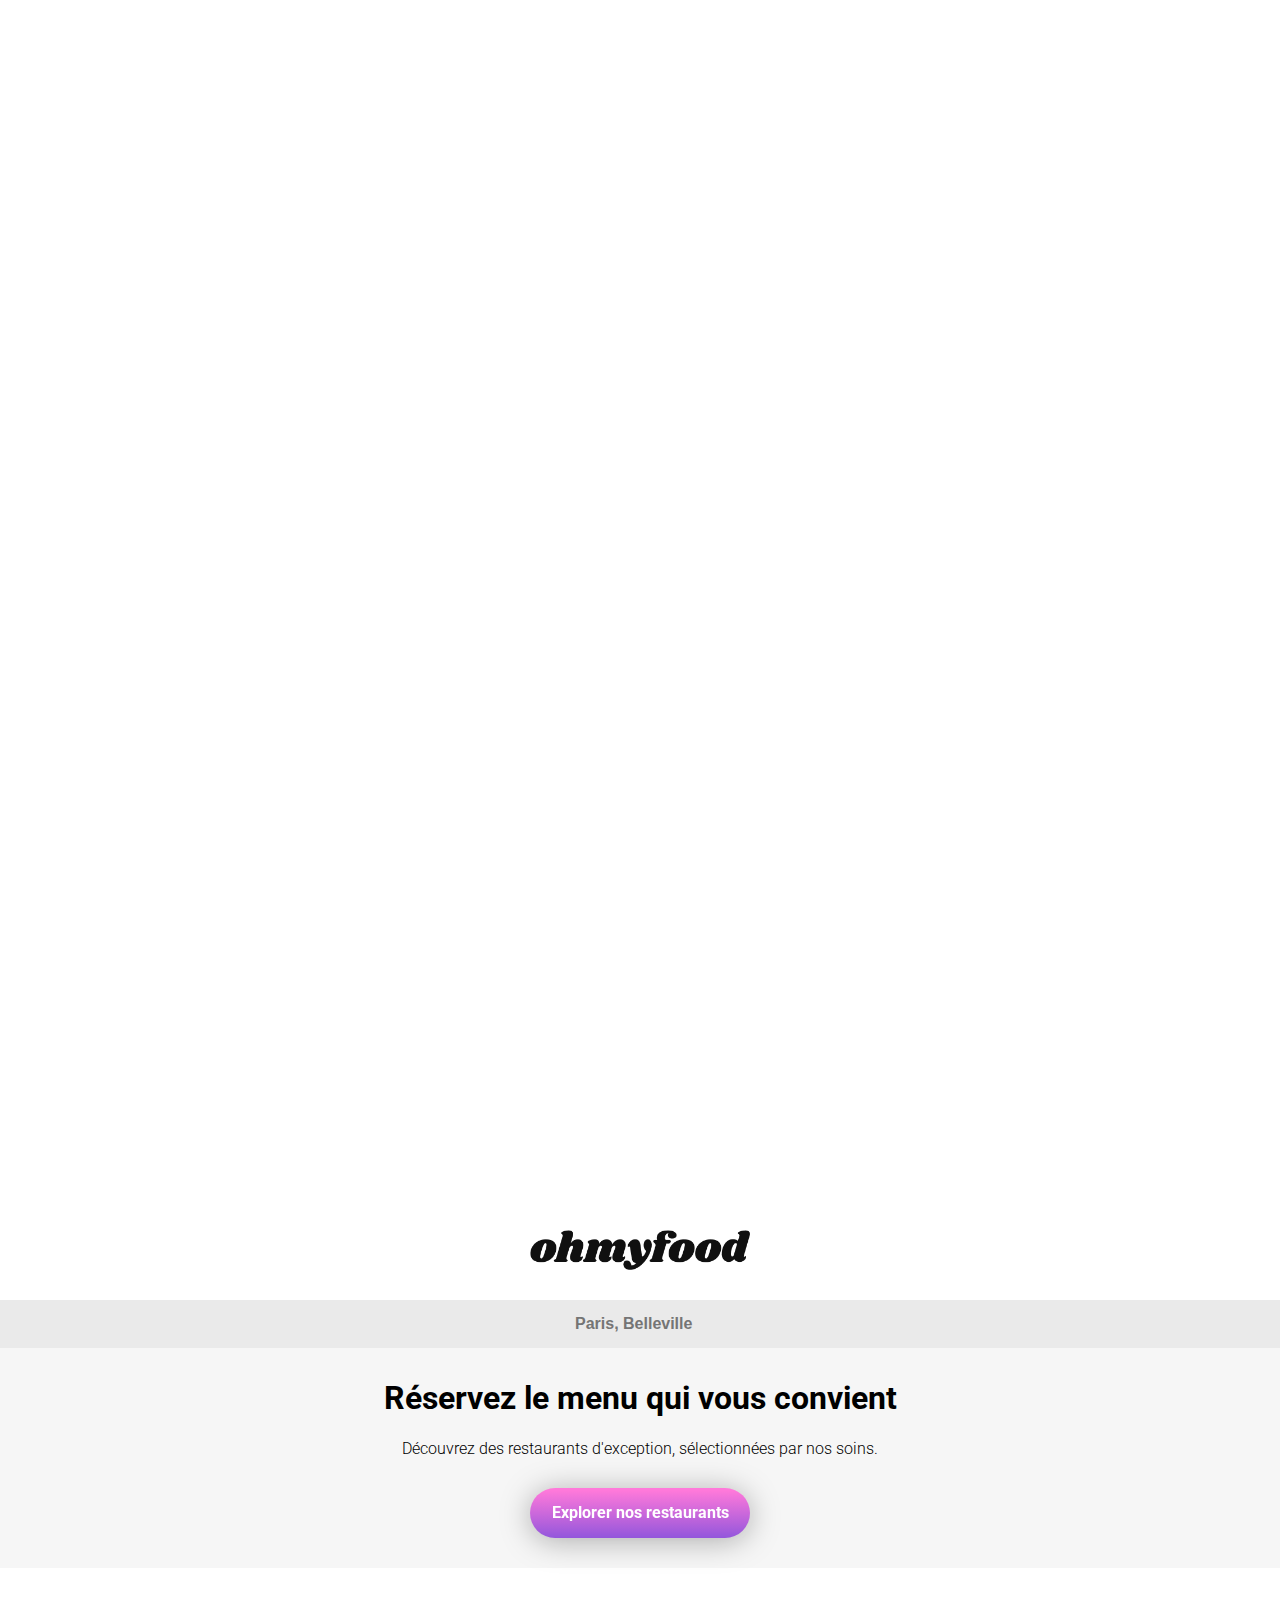
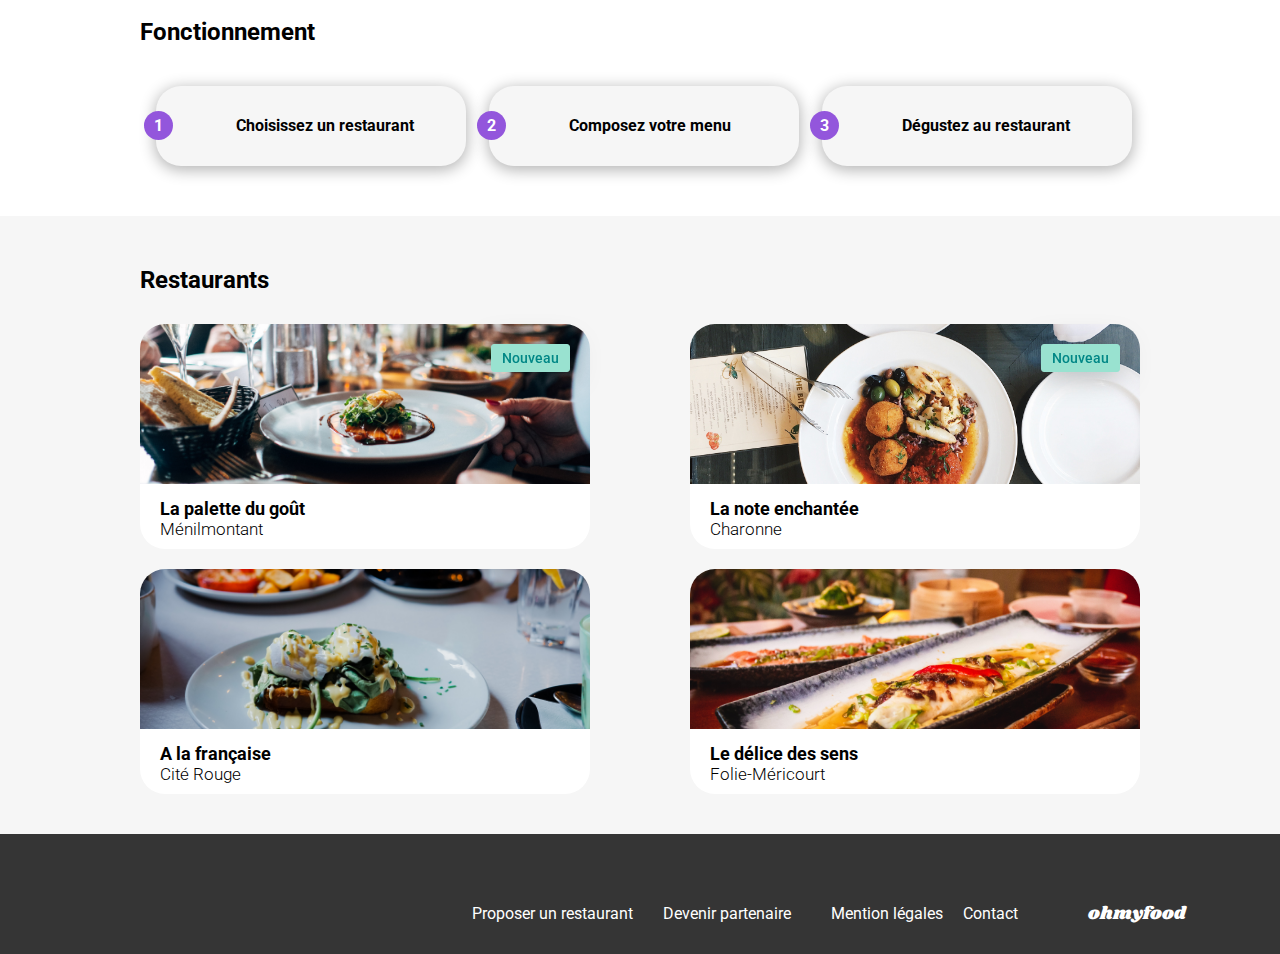
<file: index.html>
<!doctype html>
<html lang="fr">
    <head>
      <meta charset="utf-8">
      <meta name="viewport" content="width=device-width, initial-scale=1.0">
      <title>Ohmyfood</title>
      <link rel="stylesheet" href="css/style.css">
      <link rel="preconnect" href="https://fonts.googleapis.com">
      <link rel="preconnect" href="https://fonts.gstatic.com" crossorigin>
      <link href="https://fonts.googleapis.com/css2?family=Roboto:wght@100;300;400;500;700&family=Shrikhand&display=swap" rel="stylesheet">
      <link rel="stylesheet" href="https://cdnjs.cloudflare.com/ajax/libs/font-awesome/6.2.1/css/all.min.css"
          integrity="sha512-MV7K8+y+gLIBoVD59lQIYicR65iaqukzvf/nwasF0nqhPay5w/9lJmVM2hMDcnK1OnMGCdVK+iQrJ7lzPJQd1w=="
          crossorigin="anonymous" referrerpolicy="no-referrer"/>
    </head>
    <body>
        <div class="main-container">
          <div class="overlay">
            <div class="progress-flex">
              <div class="progress" id="barre1"></div>
            </div>
            <div class="ready">
              <h1>L'équipe d'ohmyfood vous souhaite un bon appétit</h1>
            </div>
          </div>
            <header>
                <div class="header-title">
                  <img src="image/logo/ohmyfood.png" alt="Image d'un plat du restaurant">
                </div>
                <form id="header-location">
                  <div class="header-location-flex">
                    <i class="fa-solid fa-location-dot"></i>
                    <input type="text"  placeholder= "Paris, Belleville"  maxlength="25">
                  </div>
                </form>
                <div class="header-infos">
                    <div class="header-infos-1">
                        <h1>Réservez le menu qui vous convient</h1>
                    </div>
                    <div class="header-infos-2">
                        <p>Découvrez des restaurants d'exception, sélectionnées par nos soins.</p>
                    </div>
                    <div class="btn-navigation">
                      <p>Explorer nos restaurants</p>
                    </div>
                </div>
            </header>
            <main>
                <div class="main-page">
                  <section class="fonctionnement">
                      <div class="fonctionnement-wrapper">
                        <h2>Fonctionnement</h2>
                        <div class="fonctionnement-flex">
                          <div class="fonctionnement-step">
                            <span>1</span>
                            <i class="fa-solid fa-mobile-screen-button fa-lg"></i>
                            <p>Choisissez un restaurant</p>
                          </div>
                          <div class="fonctionnement-step">
                            <span>2</span>
                            <i class="fa-solid fa-list-ul fa-lg"></i>
                            <p>Composez votre menu</p>
                          </div>
                          <div class="fonctionnement-step">
                            <span>3</span>
                            <i class="fa-solid fa-store fa-lg"></i>
                            <p>Dégustez au restaurant</p>
                          </div>
                        </div>
                      </div>
                  </section>
                  <section class="restaurants">
                    <div class="restaurant-wrapper">
                      <h2>Restaurants</h2>
                      <div class="restaurants-cards">
                          <a href="la_palette_du_gout.html">
                              <div class="card-content">
                                  <div class="new-label">Nouveau</div>
                                  <div class="card-img">
                                      <img src="image/restaurants/jay-wennington-N_Y88TWmGwA-unsplash.jpg" alt="Image d'un plat du restaurant">
                                  </div>
                                  <div class="card-infos">
                                        <div class="card-name">
                                            <p>La palette du goût</p>
                                            <span>Ménilmontant</span>
                                        </div>
                                           <div class="fav_on">
                                            <h2><i class="fa-regular fa-heart "></i><i class="fa-solid fa-heart "></i></h2>
                                          </div>
                                  </div>
                              </div>
                            </a>
                             <a href="la_note_enchantee.html">
                                <div class="card-content">
                                  <div class="new-label">Nouveau</div>
                                  <div class="card-img">
                                      <img src="image/restaurants/stil-u2Lp8tXIcjw-unsplash.jpg" alt="Image d'un plat du restaurant">
                                  </div>
                                  <div class="card-infos">
                                      <div class="card-name">
                                          <p>La note enchantée</p>
                                          <span>Charonne</span>
                                    </div>
                                    <div class="fav_on">
                                      <h2><i class="fa-regular fa-heart "></i><i class="fa-solid fa-heart "></i></h2>
                                    </div>
                                </div>
                              </div>
                        </a>
                        <a href="a_la_francaise.html">
                            <div class="card-content">
                              <div class="card-img">
                                  <img src="image/restaurants/toa-heftiba-DQKerTsQwi0-unsplash.jpg" alt="Image d'un plat du restaurant">
                              </div>
                              <div class="card-infos">
                                    <div class="card-name">
                                        <p>A la française</p>
                                        <span>Cité Rouge</span>
                                    </div>
                                    <div class="fav_on">
                                      <h2><i class="fa-regular fa-heart "></i><i class="fa-solid fa-heart "></i></h2>
                                    </div>
                              </div>
                          </div>
                        </a>
                        <a href="le_delice_des_sens.html">
                          <div class="card-content">
                            <div class="card-img">
                                <img src="image/restaurants/louis-hansel-shotsoflouis-qNBGVyOCY8Q-unsplash.jpg" alt="Image d'un plat du restaurant">
                            </div>
                            <div class="card-infos">
                                  <div class="card-name">
                                    <p>Le délice des sens</p>
                                    <span>Folie-Méricourt</span>
                                  </div>
                                  <div class="fav_on">
                                    <h2><i class="fa-regular fa-heart "></i><i class="fa-solid fa-heart "></i></h2>
                                  </div>
                            </div>
                          </div>
                        </a>
                      </div>
                    </div>
                  </section>

                </div>
            </main>
            <footer>
                <div class="footer-section">
                    <div class="footer-logo-mobile">
                      <h5>ohmyfood</h5>
                    </div>
                    <div class="footer-wrapper">
                      <div class="footer-link">
                        <i class="fa-solid fa-utensils"></i>
                        <p>Proposer un restaurant</p>
                      </div>
                      <div class="footer-link">
                        <i class="fa-solid fa-handshake-angle"></i>
                        <p>Devenir partenaire</p>
                      </div>
                      <div class="gap"></div>
                      <div class="footer-link">
                        <p>Mention légales</p>
                      </div>
                      <div class="footer-link">
                        <a href="mailto:ohmyfood@contact.com"><p>Contact</p></a>
                      </div>
                      <div class="footer-logo-desktop footer-link">
                        <h5>ohmyfood</h5>
                      </div>
                    </div>
                </div>
            </footer>
        </div>
    </body>
</html>
</file>
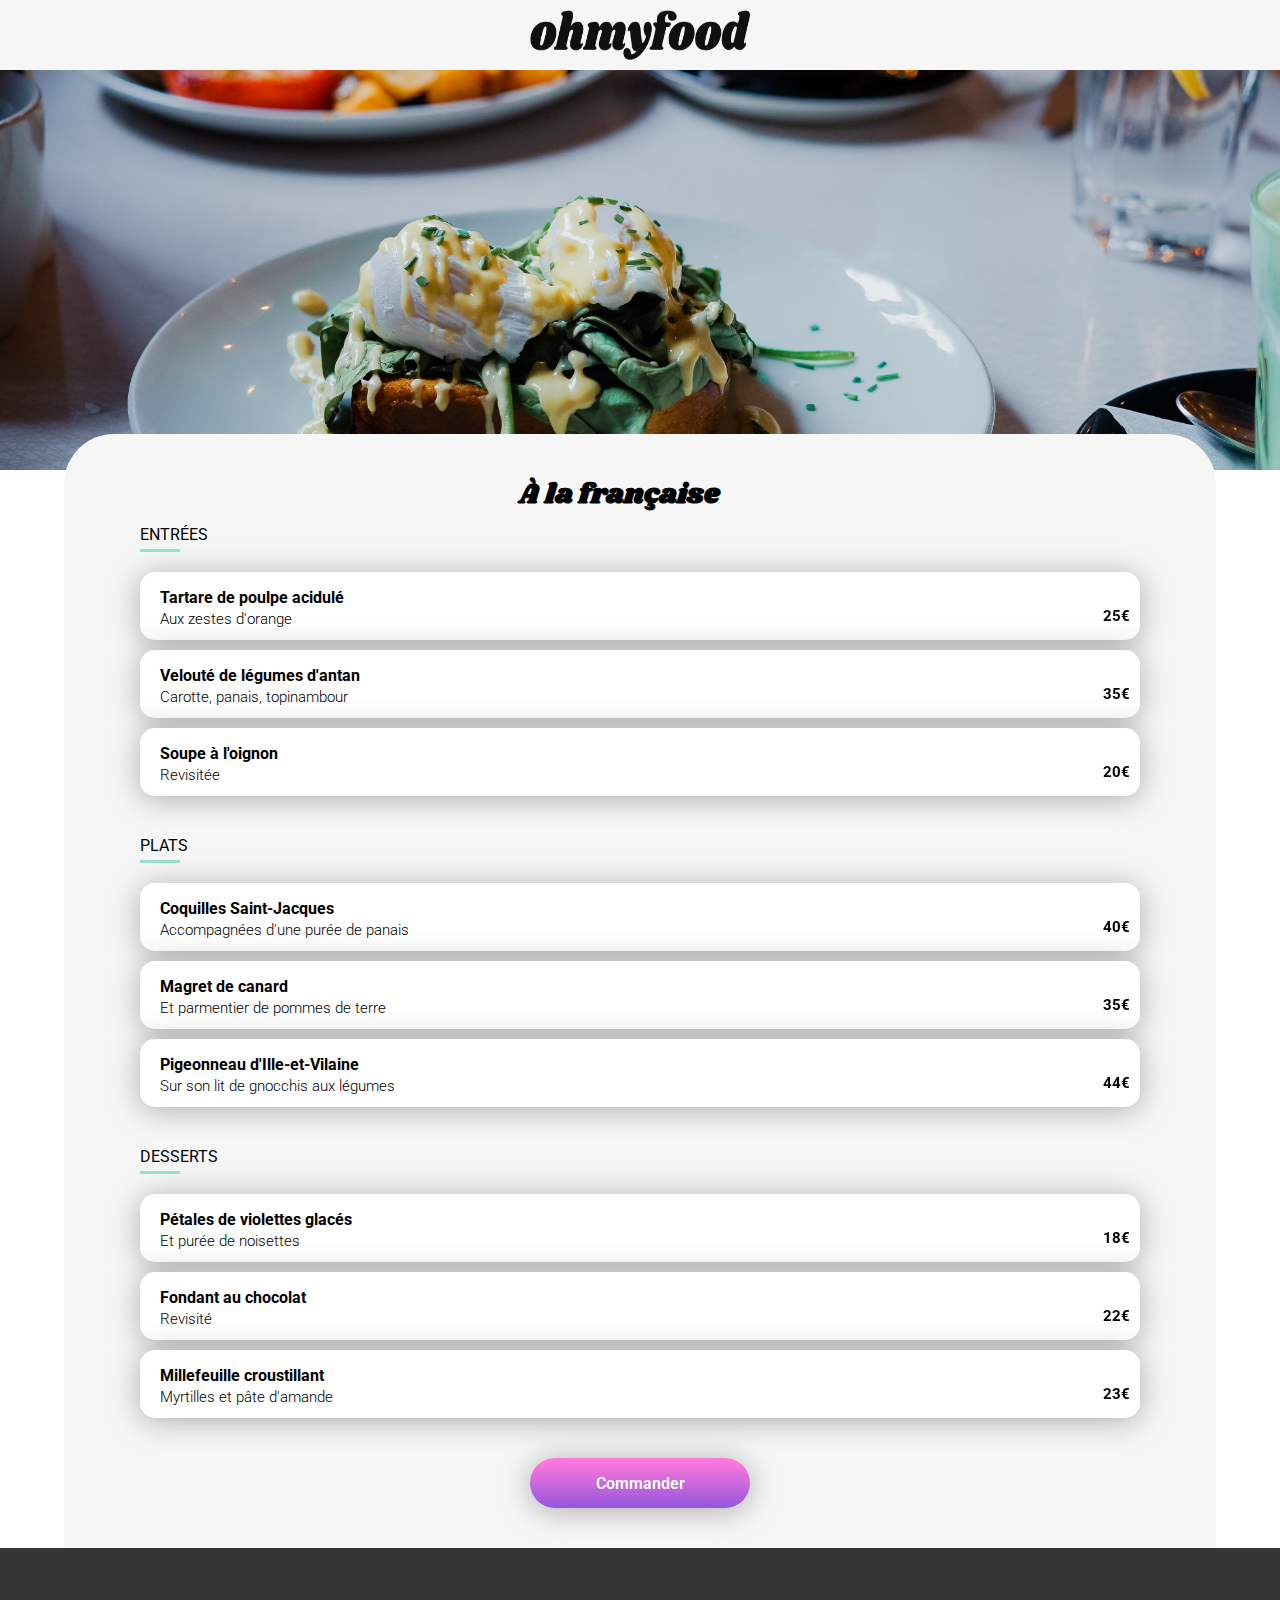
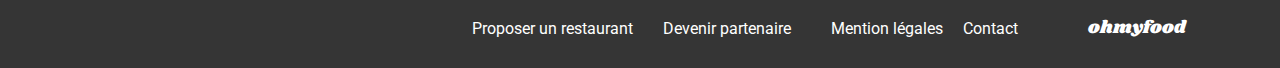
<file: a_la_francaise.html>
<!doctype html>
<html lang="fr">
  <head>
    <meta charset="utf-8">
    <meta name="viewport" content="width=device-width, initial-scale=1.0">
    <title>Ohmyfood</title>
    <link rel="stylesheet" href="css/style.css">
    <link rel="preconnect" href="https://fonts.googleapis.com">
    <link rel="preconnect" href="https://fonts.gstatic.com" crossorigin>
    <link href="https://fonts.googleapis.com/css2?family=Roboto:wght@100;300;400;500;700&family=Shrikhand&display=swap" rel="stylesheet">
    <link rel="stylesheet" href="https://cdnjs.cloudflare.com/ajax/libs/font-awesome/6.2.1/css/all.min.css"
        integrity="sha512-MV7K8+y+gLIBoVD59lQIYicR65iaqukzvf/nwasF0nqhPay5w/9lJmVM2hMDcnK1OnMGCdVK+iQrJ7lzPJQd1w=="
        crossorigin="anonymous" referrerpolicy="no-referrer"/>
  </head>
      <body>
          <div class="main-container">
          <header>
              <div class="header-title2">
                  <a href="index.html">
                      <i class="fa-solid fa-arrow-left fa-2xl"></i>
                  </a>
                  <img src="image/logo/ohmyfood.png" alt="Image d'un plat du restaurant">
              </div>
              <div class="header-img">
                <img src="image/restaurants/toa-heftiba-DQKerTsQwi0-unsplash.jpg" alt="Image d'un plat du restaurant">
              </div>
          </header>
          <main>
              <div class="page-restaurant">
                <div class="page-restaurant-title">
                  <h2>À la française</h2>
                  <div class="fav_on">
                    <h2><i class="fa-regular fa-heart "></i><i class="fa-solid fa-heart "></i></h2>
                  </div>
                </div>
                <div class="section-dish section-dish-entree">
                    <div class="section-dish-title">
                        <p>ENTRÉES</p>
                    </div>
                    <div class="dish-info">
                        <div class="dish-name">
                          <p>Tartare de poulpe acidulé</p>
                          <span>Aux zestes d'orange</span>
                        </div>
                        <div class="move">
                          <div class="price">
                            <p>25€</p>
                          </div>
                          <div class="cube">
                              <i class="fa-solid fa-circle-check"></i>
                          </div>
                        </div>
                    </div>
                    <div class="dish-info">
                        <div class="dish-name">
                          <p>Velouté de légumes d'antan</p>
                          <span>Carotte, panais, topinambour</span>
                        </div>
                        <div class="move">
                          <div class="price">
                            <p>35€</p>
                          </div>
                          <div class="cube">
                              <i class="fa-solid fa-circle-check"></i>
                          </div>
                        </div>
                    </div>
                    <div class="dish-info">
                      <div class="dish-name">
                        <p>Soupe à l'oignon</p>
                        <span>Revisitée</span>
                      </div>
                      <div class="move">
                        <div class="price">
                          <p>20€</p>
                        </div>
                        <div class="cube">
                            <i class="fa-solid fa-circle-check"></i>
                        </div>
                      </div>
                  </div>
                </div>
                <div class="section-dish section-dish-plat">
                  <div class="section-dish-title">
                      <p>PLATS</p>
                  </div>
                  <div class="dish-info">
                      <div class="dish-name">
                        <p>Coquilles Saint-Jacques</p>
                        <span>Accompagnées d'une purée de panais</span>
                      </div>
                      <div class="move">
                        <div class="price">
                          <p>40€</p>
                        </div>
                        <div class="cube">
                            <i class="fa-solid fa-circle-check"></i>
                        </div>
                      </div>
                  </div>
                  <div class="dish-info">
                      <div class="dish-name">
                        <p>Magret de canard</p>
                        <span>Et parmentier de pommes de terre</span>
                      </div>
                      <div class="move">
                        <div class="price">
                          <p>35€</p>
                        </div>
                        <div class="cube">
                            <i class="fa-solid fa-circle-check"></i>
                        </div>
                      </div>
                  </div>
                  <div class="dish-info">
                    <div class="dish-name">
                      <p>Pigeonneau d'Ille-et-Vilaine</p>
                      <span>Sur son lit de gnocchis aux légumes</span>
                    </div>
                    <div class="move">
                      <div class="price">
                        <p>44€</p>
                      </div>
                      <div class="cube">
                          <i class="fa-solid fa-circle-check"></i>
                      </div>
                    </div>
                </div>
              </div>
            <div class="section-dish section-dish-dessert">
                <div class="section-dish-title">
                    <p>DESSERTS</p>
                </div>
                <div class="dish-info">
                    <div class="dish-name">
                      <p>Pétales de violettes glacés</p>
                      <span>Et purée de noisettes</span>
                    </div>
                    <div class="move">
                      <div class="price">
                        <p>18€</p>
                      </div>
                      <div class="cube">
                          <i class="fa-solid fa-circle-check"></i>
                      </div>
                    </div>
                </div>
                <div class="dish-info">
                    <div class="dish-name">
                      <p>Fondant au chocolat</p>
                      <span>Revisité</span>
                    </div>
                    <div class="move">
                      <div class="price">
                        <p>22€</p>
                      </div>
                      <div class="cube">
                          <i class="fa-solid fa-circle-check"></i>
                      </div>
                    </div>
                </div>
                <div class="dish-info">
                  <div class="dish-name">
                    <p>Millefeuille croustillant</p>
                    <span>Myrtilles et pâte d'amande</span>
                  </div>
                  <div class="move">
                    <div class="price">
                      <p>23€</p>
                    </div>
                    <div class="cube">
                        <i class="fa-solid fa-circle-check"></i>
                    </div>
                  </div>
              </div>
            </div>
                <div class="btn-navigation">
                    <p>Commander</p>
                </div>
              </div>
          </main>
          <footer>
            <div class="footer-section">
                <div class="footer-logo-mobile">
                  <h5>ohmyfood</h5>
                </div>
                <div class="footer-wrapper">
                  <div class="footer-link">
                    <i class="fa-solid fa-utensils"></i>
                    <p>Proposer un restaurant</p>
                  </div>
                  <div class="footer-link">
                    <i class="fa-solid fa-handshake-angle"></i>
                    <p>Devenir partenaire</p>
                  </div>
                  <div class="gap"></div>
                  <div class="footer-link">
                    <p>Mention légales</p>
                  </div>
                  <div class="footer-link">
                    <a href="mailto:ohmyfood@contact.com"><p>Contact</p></a>
                  </div>
                  <div class="footer-logo-desktop footer-link">
                    <h5>ohmyfood</h5>
                  </div>
                </div>
            </div>
        </footer>
        </div>
    </body>
</html>
</file>
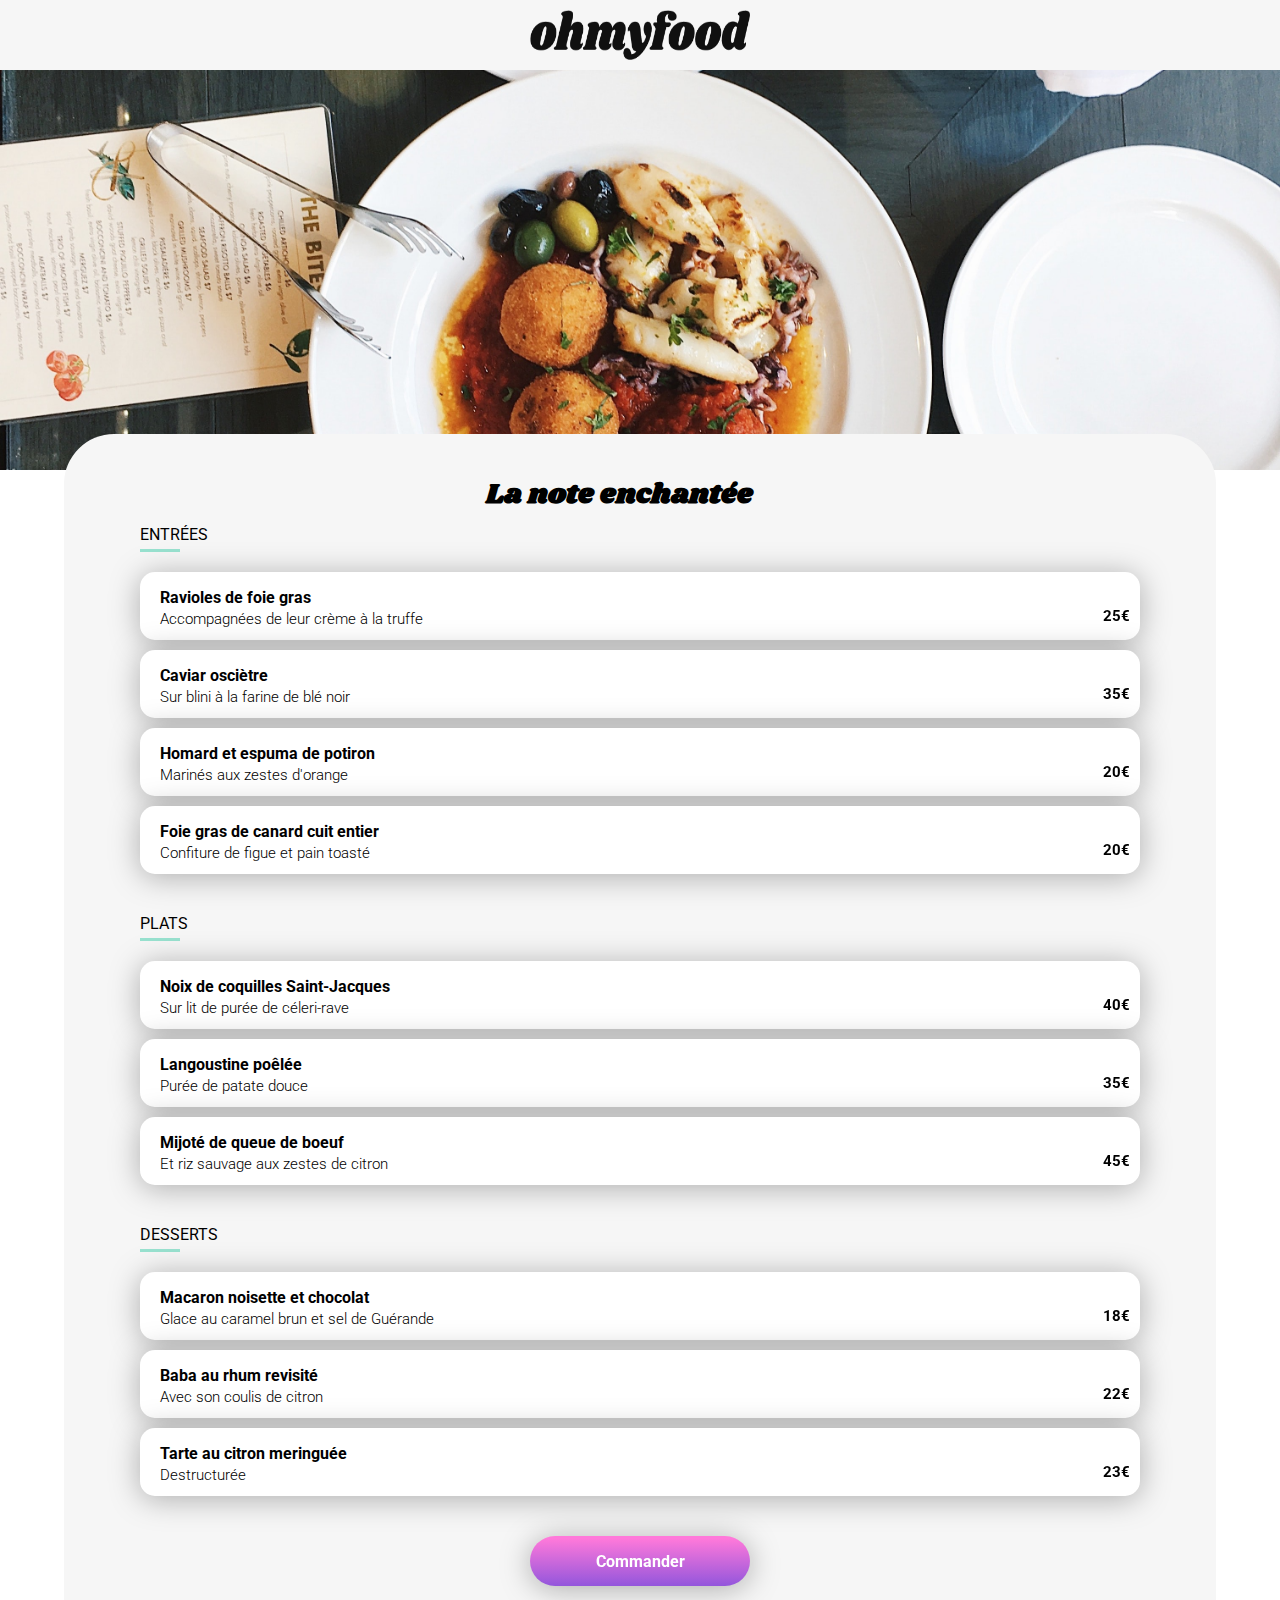
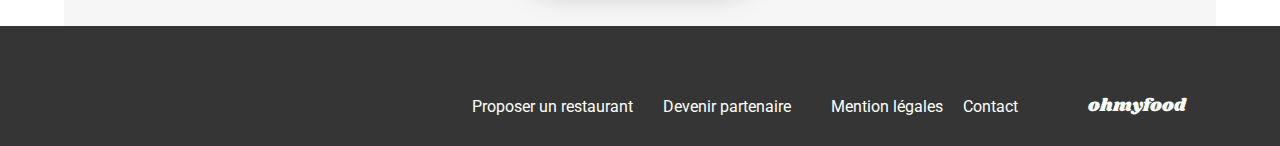
<file: la_note_enchantee.html>
<!doctype html>
<html lang="fr">
  <head>
    <meta charset="utf-8">
    <meta name="viewport" content="width=device-width, initial-scale=1.0">
    <title>Ohmyfood</title>
    <link rel="stylesheet" href="css/style.css">
    <link rel="preconnect" href="https://fonts.googleapis.com">
    <link rel="preconnect" href="https://fonts.gstatic.com" crossorigin>
    <link href="https://fonts.googleapis.com/css2?family=Roboto:wght@100;300;400;500;700&family=Shrikhand&display=swap" rel="stylesheet">
    <link rel="stylesheet" href="https://cdnjs.cloudflare.com/ajax/libs/font-awesome/6.2.1/css/all.min.css"
        integrity="sha512-MV7K8+y+gLIBoVD59lQIYicR65iaqukzvf/nwasF0nqhPay5w/9lJmVM2hMDcnK1OnMGCdVK+iQrJ7lzPJQd1w=="
        crossorigin="anonymous" referrerpolicy="no-referrer"/>
  </head>
      <body>
          <div class="main-container">
          <header>
              <div class="header-title2">
                  <a href="index.html">
                      <i class="fa-solid fa-arrow-left fa-2xl"></i>
                  </a>
                  <img src="image/logo/ohmyfood.png" alt="Image d'un plat du restaurant">
              </div>
              <div class="header-img">
                <img src="image/restaurants/stil-u2Lp8tXIcjw-unsplash.jpg" alt="Image d'un plat du restaurant">
              </div>
          </header>
          <main>
              <div class="page-restaurant">
                <div class="page-restaurant-title">
                  <h2>La note enchantée</h2>
                  <div class="fav_on">
                    <h2><i class="fa-regular fa-heart "></i><i class="fa-solid fa-heart "></i></h2>
                  </div>
                </div>
                <div class="section-dish section-dish-entree">
                    <div class="section-dish-title">
                        <p>ENTRÉES</p>
                    </div>
                    <div class="dish-info">
                        <div class="dish-name">
                          <p>Ravioles de foie gras</p>
                          <span>Accompagnées de leur crème à la truffe</span>
                        </div>
                        <div class="move">
                          <div class="price">
                            <p>25€</p>
                          </div>
                          <div class="cube">
                              <i class="fa-solid fa-circle-check"></i>
                          </div>
                        </div>
                    </div>
                    <div class="dish-info">
                        <div class="dish-name">
                          <p>Caviar osciètre</p>
                          <span>Sur blini à la farine de blé noir</span>
                        </div>
                        <div class="move">
                          <div class="price">
                            <p>35€</p>
                          </div>
                          <div class="cube">
                              <i class="fa-solid fa-circle-check"></i>
                          </div>
                        </div>
                    </div>
                    <div class="dish-info">
                      <div class="dish-name">
                        <p>Homard et espuma de potiron</p>
                        <span>Marinés aux zestes d'orange</span>
                      </div>
                      <div class="move">
                        <div class="price">
                          <p>20€</p>
                        </div>
                        <div class="cube">
                            <i class="fa-solid fa-circle-check"></i>
                        </div>
                      </div>
                  </div>
                  <div class="dish-info">
                    <div class="dish-name">
                      <p>Foie gras de canard cuit entier</p>
                      <span>Confiture de figue et pain toasté</span>
                    </div>
                      <div class="move">
                        <div class="price">
                          <p>20€</p>
                        </div>
                        <div class="cube">
                            <i class="fa-solid fa-circle-check"></i>
                        </div>
                      </div>
                  </div>
                </label>
                </div>
                <div class="section-dish section-dish-plat">
                  <div class="section-dish-title">
                      <p>PLATS</p>
                  </div>
                  <div class="dish-info">
                      <div class="dish-name">
                        <p>Noix de coquilles Saint-Jacques</p>
                        <span>Sur lit de purée de céleri-rave</span>
                      </div>
                      <div class="move">
                        <div class="price">
                          <p>40€</p>
                        </div>
                        <div class="cube">
                            <i class="fa-solid fa-circle-check"></i>
                        </div>
                      </div>
                  </div>
                  <div class="dish-info">
                      <div class="dish-name">
                        <p>Langoustine poêlée</p>
                        <span>Purée de patate douce</span>
                      </div>
                      <div class="move">
                        <div class="price">
                          <p>35€</p>
                        </div>
                        <div class="cube">
                            <i class="fa-solid fa-circle-check"></i>
                        </div>
                      </div>
                  </div>
                  <div class="dish-info">
                    <div class="dish-name">
                      <p>Mijoté de queue de boeuf</p>
                      <span>Et riz sauvage aux zestes de citron</span>
                    </div>
                    <div class="move">
                      <div class="price">
                        <p>45€</p>
                      </div>
                      <div class="cube">
                          <i class="fa-solid fa-circle-check"></i>
                      </div>
                    </div>
                </div>
              </div>
              <div class="section-dish section-dish-dessert">
                <div class="section-dish-title">
                    <p>DESSERTS</p>
                </div>
                <div class="dish-info">
                    <div class="dish-name">
                      <p>Macaron noisette et chocolat</p>
                      <span>Glace au caramel brun et sel de Guérande</span>
                    </div>
                    <div class="move">
                      <div class="price">
                        <p>18€</p>
                      </div>
                      <div class="cube">
                          <i class="fa-solid fa-circle-check"></i>
                      </div>
                    </div>
                </div>
                <div class="dish-info">
                    <div class="dish-name">
                      <p>Baba au rhum revisité</p>
                      <span>Avec son coulis de citron</span>
                    </div>
                    <div class="move">
                      <div class="price">
                        <p>22€</p>
                      </div>
                      <div class="cube">
                          <i class="fa-solid fa-circle-check"></i>
                      </div>
                    </div>
                </div>
                <div class="dish-info">
                  <div class="dish-name">
                    <p>Tarte au citron meringuée</p>
                    <span>Destructurée</span>
                  </div>
                  <div class="move">
                    <div class="price">
                      <p>23€</p>
                    </div>
                    <div class="cube">
                        <i class="fa-solid fa-circle-check"></i>
                    </div>
                  </div>
              </div>
              </div>
                <div class="btn-navigation">
                    <p>Commander</p>
                </div>
            </div>
          </main>
          <footer>
            <div class="footer-section">
                <div class="footer-logo-mobile">
                  <h5>ohmyfood</h5>
                </div>
                <div class="footer-wrapper">
                  <div class="footer-link">
                    <i class="fa-solid fa-utensils"></i>
                    <p>Proposer un restaurant</p>
                  </div>
                  <div class="footer-link">
                    <i class="fa-solid fa-handshake-angle"></i>
                    <p>Devenir partenaire</p>
                  </div>
                  <div class="gap"></div>
                  <div class="footer-link">
                    <p>Mention légales</p>
                  </div>
                  <div class="footer-link">
                    <a href="mailto:ohmyfood@contact.com"><p>Contact</p></a>
                  </div>
                  <div class="footer-logo-desktop footer-link">
                    <h5>ohmyfood</h5>
                  </div>
                </div>
            </div>
        </footer>
        </div>
    </body>
</html>
</file>
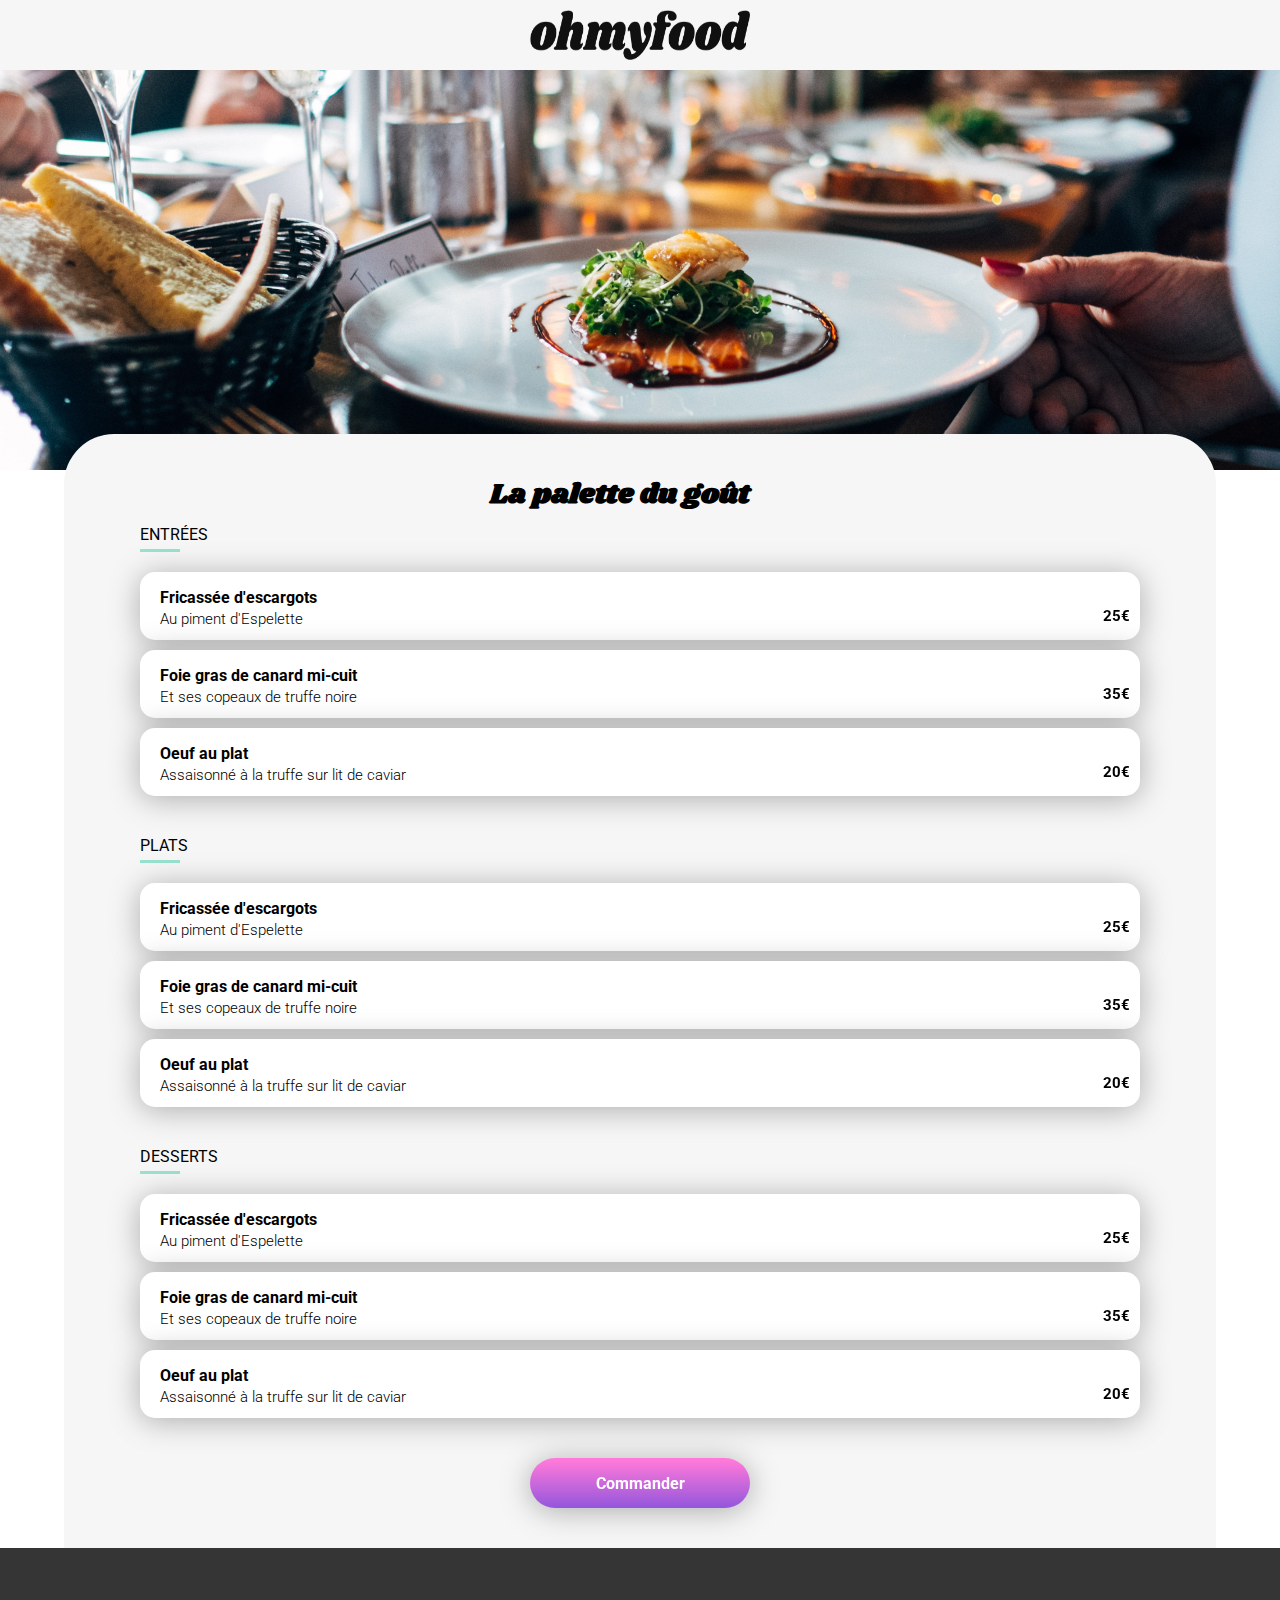
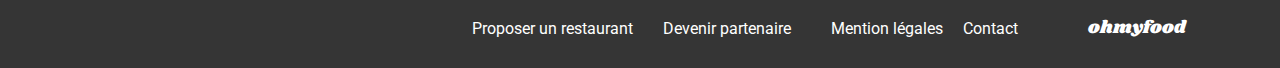
<file: la_palette_du_gout.html>
<!doctype html>
<html lang="fr">
  <head>
    <meta charset="utf-8">
    <meta name="viewport" content="width=device-width, initial-scale=1.0">
    <title>Ohmyfood</title>
    <link rel="stylesheet" href="css/style.css">
    <link rel="preconnect" href="https://fonts.googleapis.com">
    <link rel="preconnect" href="https://fonts.gstatic.com" crossorigin>
    <link href="https://fonts.googleapis.com/css2?family=Roboto:wght@100;300;400;500;700&family=Shrikhand&display=swap" rel="stylesheet">
    <link rel="stylesheet" href="https://cdnjs.cloudflare.com/ajax/libs/font-awesome/6.2.1/css/all.min.css"
        integrity="sha512-MV7K8+y+gLIBoVD59lQIYicR65iaqukzvf/nwasF0nqhPay5w/9lJmVM2hMDcnK1OnMGCdVK+iQrJ7lzPJQd1w=="
        crossorigin="anonymous" referrerpolicy="no-referrer"/>
  </head>
      <body>
          <div class="main-container">
          <header>
              <div class="header-title2">
                  <a href="index.html">
                      <i class="fa-solid fa-arrow-left fa-2xl"></i>
                  </a>
                  <img src="image/logo/ohmyfood.png" alt="Image d'un plat du restaurant">
              </div>
              <div class="header-img">
                <img src="image/restaurants/jay-wennington-N_Y88TWmGwA-unsplash.jpg" alt="Image d'un plat du restaurant">
              </div>
          </header>
          <main>
              <div class="page-restaurant">
                <div class="page-restaurant-title">
                  <h2>La palette du goût</h2>
                  <div class="fav_on">
                    <h2><i class="fa-regular fa-heart "></i><i class="fa-solid fa-heart "></i></h2>
                  </div>
                </div>
                <div class="section-dish section-dish-entree">
                    <div class="section-dish-title">
                        <p>ENTRÉES</p>
                    </div>
                    <div class="dish-info">
                        <div class="dish-name">
                          <p>Fricassée d'escargots</p>
                          <span>Au piment d'Espelette</span>
                        </div>
                        <div class="move">
                          <div class="price">
                            <p>25€</p>
                          </div>
                          <div class="cube">
                              <i class="fa-solid fa-circle-check"></i>
                          </div>
                        </div>
                    </div>
                    <div class="dish-info">
                        <div class="dish-name">
                          <p>Foie gras de canard mi-cuit</p>
                          <span>Et ses copeaux de truffe noire</span>
                        </div>
                        <div class="move">
                          <div class="price">
                            <p>35€</p>
                          </div>
                          <div class="cube">
                              <i class="fa-solid fa-circle-check"></i>
                          </div>
                        </div>
                    </div>
                    <div class="dish-info">
                      <div class="dish-name">
                        <p>Oeuf au plat</p>
                        <span>Assaisonné à la truffe sur lit de caviar</span>
                      </div>
                      <div class="move">
                        <div class="price">
                          <p>20€</p>
                        </div>
                        <div class="cube">
                            <i class="fa-solid fa-circle-check"></i>
                        </div>
                      </div>
                  </div>
                </div>
                <div class="section-dish section-dish-plat">
                  <div class="section-dish-title">
                      <p>PLATS</p>
                  </div>
                  <div class="dish-info">
                      <div class="dish-name">
                        <p>Fricassée d'escargots</p>
                        <span>Au piment d'Espelette</span>
                      </div>
                      <div class="move">
                        <div class="price">
                          <p>25€</p>
                        </div>
                        <div class="cube">
                            <i class="fa-solid fa-circle-check"></i>
                        </div>
                      </div>
                  </div>
                  <div class="dish-info">
                      <div class="dish-name">
                        <p>Foie gras de canard mi-cuit</p>
                        <span>Et ses copeaux de truffe noire</span>
                      </div>
                      <div class="move">
                        <div class="price">
                          <p>35€</p>
                        </div>
                        <div class="cube">
                            <i class="fa-solid fa-circle-check"></i>
                        </div>
                      </div>
                  </div>
                  <div class="dish-info">
                    <div class="dish-name">
                      <p>Oeuf au plat</p>
                      <span>Assaisonné à la truffe sur lit de caviar</span>
                    </div>
                    <div class="move">
                      <div class="price">
                        <p>20€</p>
                      </div>
                      <div class="cube">
                          <i class="fa-solid fa-circle-check"></i>
                      </div>
                    </div>
                </div>
              </div>
              <div class="section-dish section-dish-dessert">
                <div class="section-dish-title">
                    <p>DESSERTS</p>
                </div>
                <div class="dish-info">
                    <div class="dish-name">
                      <p>Fricassée d'escargots</p>
                      <span>Au piment d'Espelette</span>
                    </div>
                    <div class="move">
                      <div class="price">
                        <p>25€</p>
                      </div>
                      <div class="cube">
                          <i class="fa-solid fa-circle-check"></i>
                      </div>
                    </div>
                </div>
                <div class="dish-info">
                    <div class="dish-name">
                      <p>Foie gras de canard mi-cuit</p>
                      <span>Et ses copeaux de truffe noire</span>
                    </div>
                    <div class="move">
                      <div class="price">
                        <p>35€</p>
                      </div>
                      <div class="cube">
                          <i class="fa-solid fa-circle-check"></i>
                      </div>
                    </div>
                </div>
                <div class="dish-info">
                  <div class="dish-name">
                    <p>Oeuf au plat</p>
                    <span>Assaisonné à la truffe sur lit de caviar</span>
                  </div>
                  <div class="move">
                    <div class="price">
                      <p>20€</p>
                    </div>
                    <div class="cube">
                        <i class="fa-solid fa-circle-check"></i>
                    </div>
                  </div>
              </div>
            </div>
                <div class="btn-navigation">
                    <p>Commander</p>
                </div>
            </div>
          </main>
          <footer>
            <div class="footer-section">
                <div class="footer-logo-mobile">
                  <h5>ohmyfood</h5>
                </div>
                <div class="footer-wrapper">
                  <div class="footer-link">
                    <i class="fa-solid fa-utensils"></i>
                    <p>Proposer un restaurant</p>
                  </div>
                  <div class="footer-link">
                    <i class="fa-solid fa-handshake-angle"></i>
                    <p>Devenir partenaire</p>
                  </div>
                  <div class="gap"></div>
                  <div class="footer-link">
                    <p>Mention légales</p>
                  </div>
                  <div class="footer-link">
                    <a href="mailto:ohmyfood@contact.com"><p>Contact</p></a>
                  </div>
                  <div class="footer-logo-desktop footer-link">
                    <h5>ohmyfood</h5>
                  </div>
                </div>
            </div>
        </footer>
        </div>
    </body>
</html>
</file>
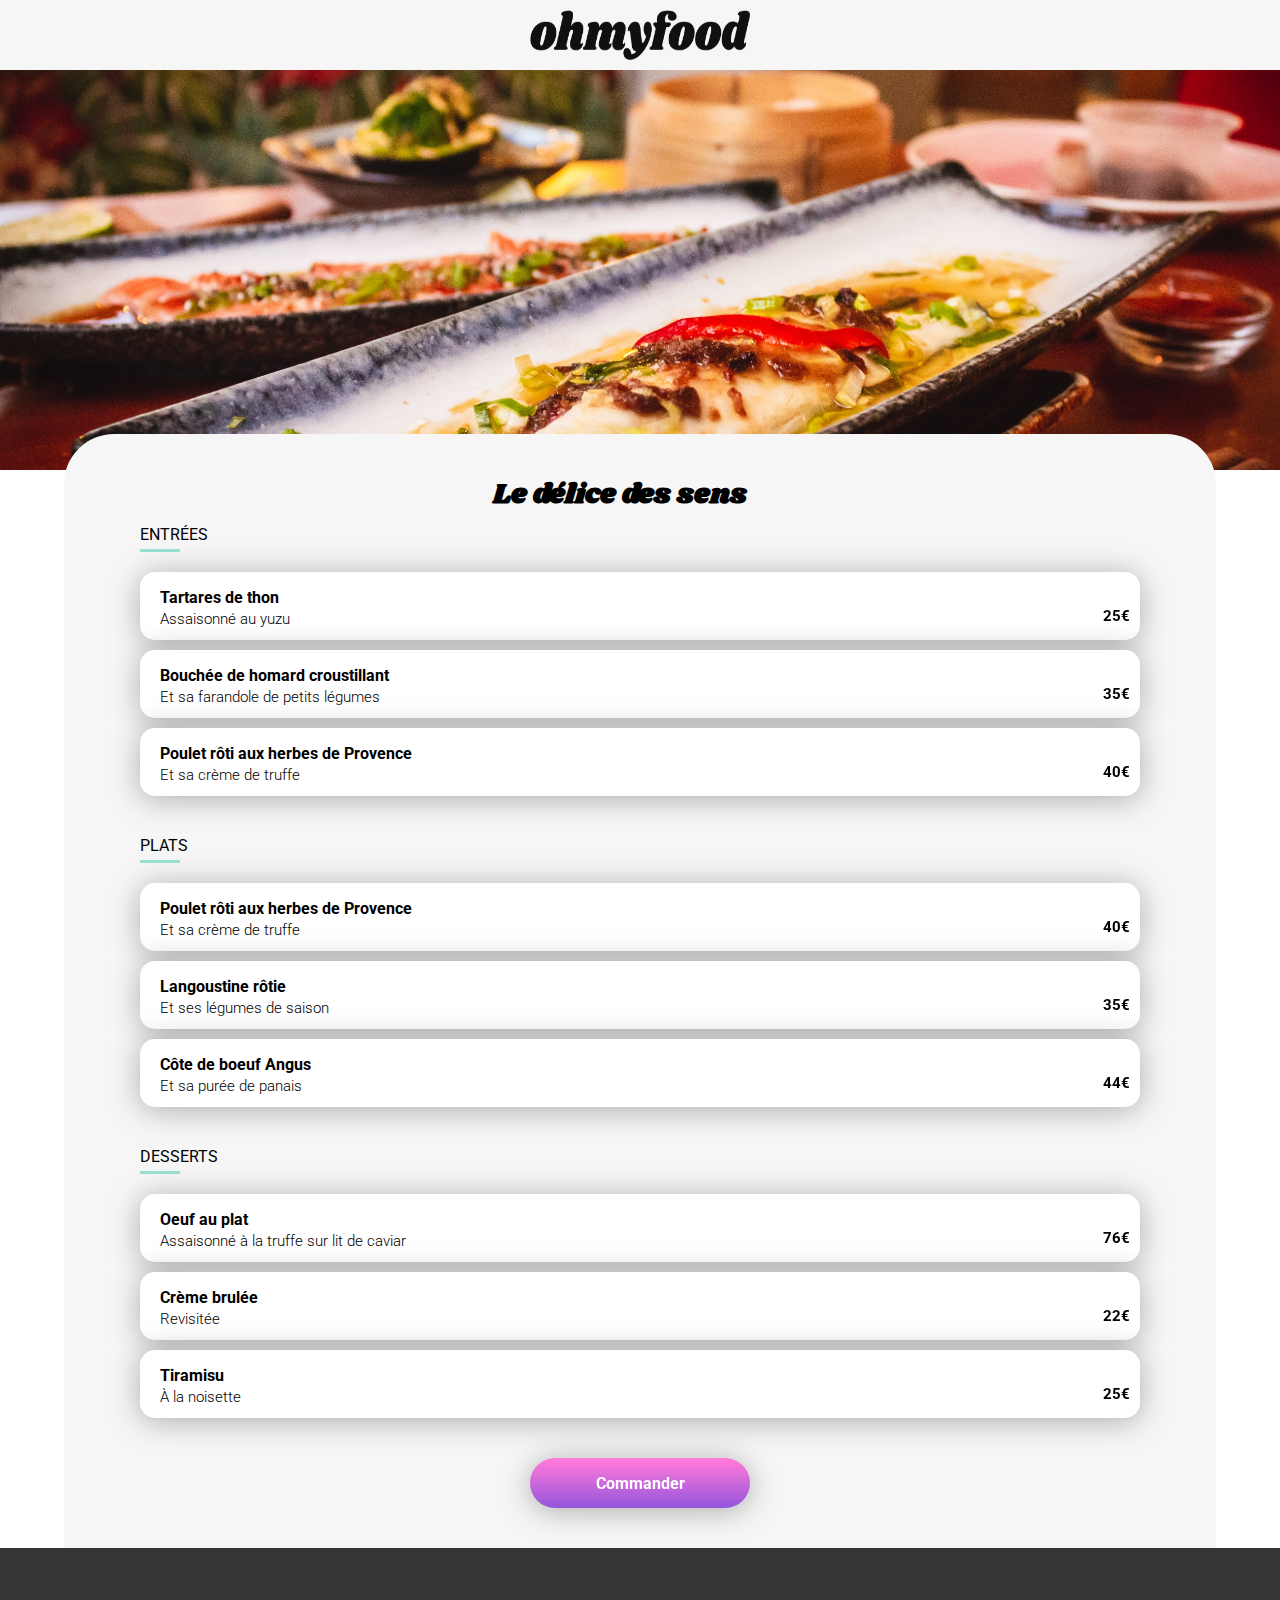
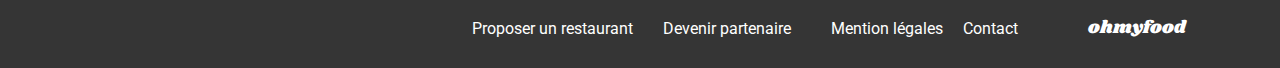
<file: le_delice_des_sens.html>
<!doctype html>
<html lang="fr">
  <head>
    <meta charset="utf-8">
    <meta name="viewport" content="width=device-width, initial-scale=1.0">
    <title>Ohmyfood</title>
    <link rel="stylesheet" href="css/style.css">
    <link rel="preconnect" href="https://fonts.googleapis.com">
    <link rel="preconnect" href="https://fonts.gstatic.com" crossorigin>
    <link href="https://fonts.googleapis.com/css2?family=Roboto:wght@100;300;400;500;700&family=Shrikhand&display=swap" rel="stylesheet">
    <link rel="stylesheet" href="https://cdnjs.cloudflare.com/ajax/libs/font-awesome/6.2.1/css/all.min.css"
        integrity="sha512-MV7K8+y+gLIBoVD59lQIYicR65iaqukzvf/nwasF0nqhPay5w/9lJmVM2hMDcnK1OnMGCdVK+iQrJ7lzPJQd1w=="
        crossorigin="anonymous" referrerpolicy="no-referrer"/>
  </head>
      <body>
          <div class="main-container">
          <header>
              <div class="header-title2">
                  <a href="index.html">
                      <i class="fa-solid fa-arrow-left fa-2xl"></i>
                  </a>
                  <img src="image/logo/ohmyfood.png" alt="Image d'un plat du restaurant">
              </div>
              <div class="header-img">
                <img src="image/restaurants/louis-hansel-shotsoflouis-qNBGVyOCY8Q-unsplash.jpg" alt="Image d'un plat du restaurant">
              </div>
          </header>
          <main>
              <div class="page-restaurant">
                <div class="page-restaurant-title">
                  <h2>Le délice des sens</h2>
                  <div class="fav_on">
                    <h2><i class="fa-regular fa-heart "></i><i class="fa-solid fa-heart "></i></h2>
                  </div>
                </div>
                <div class="section-dish section-dish-entree">
                    <div class="section-dish-title">
                        <p>ENTRÉES</p>
                    </div>
                    <div class="dish-info">
                        <div class="dish-name">
                          <p>Tartares de thon</p>
                          <span>Assaisonné au yuzu</span>
                        </div>
                        <div class="move">
                          <div class="price">
                            <p>25€</p>
                          </div>
                          <div class="cube">
                              <i class="fa-solid fa-circle-check"></i>
                          </div>
                        </div>
                    </div>
                    <div class="dish-info">
                        <div class="dish-name">
                          <p>Bouchée de homard croustillant</p>
                          <span>Et sa farandole de petits légumes</span>
                        </div>
                        <div class="move">
                          <div class="price">
                            <p>35€</p>
                          </div>
                          <div class="cube">
                              <i class="fa-solid fa-circle-check"></i>
                          </div>
                        </div>
                    </div>
                    <div class="dish-info">
                      <div class="dish-name">
                        <p>Poulet rôti aux herbes de Provence</p>
                        <span>Et sa crème de truffe</span>
                      </div>
                      <div class="move">
                        <div class="price">
                          <p>40€</p>
                        </div>
                        <div class="cube">
                            <i class="fa-solid fa-circle-check"></i>
                        </div>
                      </div>
                  </div>
                </div>
                <div class="section-dish section-dish-plat">
                  <div class="section-dish-title">
                      <p>PLATS</p>
                  </div>
                  <div class="dish-info">
                      <div class="dish-name">
                        <p>Poulet rôti aux herbes de Provence</p>
                        <span>Et sa crème de truffe</span>
                      </div>
                      <div class="move">
                        <div class="price">
                          <p>40€</p>
                        </div>
                        <div class="cube">
                            <i class="fa-solid fa-circle-check"></i>
                        </div>
                      </div>
                  </div>
                  <div class="dish-info">
                      <div class="dish-name">
                        <p>Langoustine rôtie</p>
                        <span>Et ses légumes de saison</span>
                      </div>
                      <div class="move">
                        <div class="price">
                          <p>35€</p>
                        </div>
                        <div class="cube">
                            <i class="fa-solid fa-circle-check"></i>
                        </div>
                      </div>
                  </div>
                  <div class="dish-info">
                    <div class="dish-name">
                      <p>Côte de boeuf Angus</p>
                      <span>Et sa purée de panais</span>
                    </div>
                    <div class="move">
                      <div class="price">
                        <p>44€</p>
                      </div>
                      <div class="cube">
                          <i class="fa-solid fa-circle-check"></i>
                      </div>
                    </div>
                </div>
              </label>
              </div>
              <div class="section-dish section-dish-dessert">
                <div class="section-dish-title">
                    <p>DESSERTS</p>
                </div>
                <div class="dish-info">
                    <div class="dish-name">
                      <p>Oeuf au plat</p>
                      <span>Assaisonné à la truffe sur lit de caviar</span>
                    </div>
                    <div class="move">
                      <div class="price">
                        <p>76€</p>
                      </div>
                      <div class="cube">
                          <i class="fa-solid fa-circle-check"></i>
                      </div>
                    </div>
                </div>
                <div class="dish-info">
                    <div class="dish-name">
                      <p>Crème brulée</p>
                    <span>Revisitée</span>
                    </div>
                    <div class="move">
                      <div class="price">
                        <p>22€</p>
                      </div>
                      <div class="cube">
                          <i class="fa-solid fa-circle-check"></i>
                      </div>
                    </div>
                </div>
                <div class="dish-info">
                  <div class="dish-name">
                    <p>Tiramisu</p>
                    <span>À la noisette</span>
                  </div>
                     <div class="move">
                          <div class="price">
                            <p>25€</p>
                          </div>
                          <div class="cube">
                              <i class="fa-solid fa-circle-check"></i>
                          </div>
                        </div>
                    </div>
            </div>
                <div class="btn-navigation">
                    <p>Commander</p>
                </div>
            </div>
          </main>
          <footer>
            <div class="footer-section">
                <div class="footer-logo-mobile">
                  <h5>ohmyfood</h5>
                </div>
                <div class="footer-wrapper">
                  <div class="footer-link">
                    <i class="fa-solid fa-utensils"></i>
                    <p>Proposer un restaurant</p>
                  </div>
                  <div class="footer-link">
                    <i class="fa-solid fa-handshake-angle"></i>
                    <p>Devenir partenaire</p>
                  </div>
                  <div class="gap"></div>
                  <div class="footer-link">
                    <p>Mention légales</p>
                  </div>
                  <div class="footer-link">
                    <a href="mailto:ohmyfood@contact.com"><p>Contact</p></a>
                  </div>
                  <div class="footer-logo-desktop footer-link">
                    <h5>ohmyfood</h5>
                  </div>
                </div>
            </div>
        </footer>
        </div>
    </body>
</html>
</file>
<file: css/style.css>
@charset "UTF-8";
/*     TEST condition en SASS
$width_dish-info : 800px;

@if ($width_dish-info < 360px) {

  .dish-info {
    &:hover {
      .dish-name {
        p {
          text-overflow: ellipsis;
          overflow: hidden;
          white-space: nowrap;
          width: 150px;
        }
        span {
          text-overflow: ellipsis;
          overflow: hidden;
          white-space: nowrap;
          width: 150px;
        }
      }
    }
  }
}
@else {
  .dish-info {
    &:hover {
      .dish-name {
        p {
          text-overflow: ellipsis;
          overflow: visible;
          white-space: nowrap;

        }
        span {
          text-overflow: ellipsis;
          overflow: visible;
          white-space: nowrap;

        }
      }
    }
  }
}
*/
h4, h5 {
  font-family: "Shrikhand", cursive;
}

h1, h2, h3, p, span {
  font-family: "Roboto", sans-serif;
}

.overlay {
  display: flex;
  flex-direction: column;
  align-items: center;
  margin: 0;
  border: 1px solid #008786;
  background: linear-gradient(90deg, rgb(255, 121, 218) 35%, rgb(147, 86, 220) 100%);
  height: 1200px;
  animation: fadeinout 3s linear forwards;
  opacity: 0;
  border-bottom-left-radius: 30px;
  border-bottom-right-radius: 30px;
}

@keyframes fadeinout {
  50% {
    opacity: 1;
  }
  99% {
    opacity: 0;
    height: 300px;
  }
  100% {
    height: 0px;
  }
}
.ready {
  text-align: center;
  color: white;
  border: 2px solid white;
  border-radius: 50px;
  padding: 5px 10px;
  margin: 40px 20px;
  background: linear-gradient(90deg, rgb(255, 121, 218) 35%, rgb(147, 86, 220) 100%);
}

.progress {
  width: 40%;
  height: 30px;
  margin: 10px 10px;
  border: 3px solid black;
  border-radius: 50px;
  overflow: hidden;
  background: linear-gradient(90deg, rgb(255, 121, 218) 35%, rgb(147, 86, 220) 100%) left/0% 100% no-repeat #dbdcef;
}

@keyframes progress-barre {
  100% {
    background-size: 100% 100%;
  }
}
.progress-flex {
  display: flex;
  align-items: center;
  align-items: center;
  justify-content: space-around;
  width: 300px;
  padding-top: 40px;
  overflow: hidden;
}
.progress-flex p {
  width: 30%;
  text-align: right;
  color: white;
  font-size: 18px;
  font-weight: bold;
}
.progress-flex #barre1 {
  animation: progress-barre 2s forwards linear;
}

.fav_on h2 {
  position: relative;
  bottom: 20px;
  left: -25px;
}
.fav_on h2 i.fa-heart:nth-child(1) {
  z-index: 1;
  transition: opacity 1s linear;
  opacity: 1;
  position: absolute;
  bottom: -20px;
}
.fav_on h2 i.fa-heart:nth-child(2) {
  opacity: 0;
  transition: opacity 1s linear;
  z-index: 2;
  position: absolute;
  bottom: -20px;
  background: linear-gradient(180deg, rgb(147, 86, 220) 5%, rgb(255, 121, 218) 100%);
  -webkit-background-clip: text;
          background-clip: text;
  -webkit-text-fill-color: transparent;
}
.fav_on h2:hover i.fa-heart:nth-child(1) {
  opacity: 0;
}
.fav_on h2:hover i.fa-heart:nth-child(2) {
  display: inline-block;
  opacity: 1;
  background: linear-gradient(180deg, rgb(147, 86, 220) 5%, rgb(255, 121, 218) 100%);
  -webkit-background-clip: text;
          background-clip: text;
  -webkit-text-fill-color: transparent;
}

.btn-navigation {
  display: flex;
  align-items: center;
  justify-content: center;
  width: 250px;
  align-items: center;
  border-radius: 25px;
  height: 50px;
  color: white;
  min-width: 150px;
  max-width: 220px;
  text-align: center;
  margin: 30px auto 20px auto;
  font-weight: bold;
  filter: drop-shadow(0px 3px 15px rgba(0, 0, 0, 0.3));
  transition: box-shadow 1s ease;
  background-image: linear-gradient(180deg, rgb(255, 121, 218) 5%, rgb(147, 86, 220) 100%);
}
.btn-navigation p {
  margin: 0;
}
.btn-navigation:hover {
  background-image: linear-gradient(180deg, rgb(255, 173, 232) 5%, rgb(180, 142, 227) 100%);
  box-shadow: 0px 3px 15px 1px rgba(0, 0, 0, 0.3);
}

.section-dish-entree {
  animation: appear-resto 3s forwards ease-in-out;
}

.section-dish-plat {
  animation: appear-resto 6s forwards ease-in-out;
}

.section-dish-dessert {
  animation: appear-resto 9s forwards ease-in-out;
}

@keyframes appear-resto {
  from {
    opacity: 0;
  }
  to {
    opacity: 1;
  }
}
/*     TEST condition en SASS
$width_dish-info : 800px;

@if ($width_dish-info < 360px) {

  .dish-info {
    &:hover {
      .dish-name {
        p {
          text-overflow: ellipsis;
          overflow: hidden;
          white-space: nowrap;
          width: 150px;
        }
        span {
          text-overflow: ellipsis;
          overflow: hidden;
          white-space: nowrap;
          width: 150px;
        }
      }
    }
  }
}
@else {
  .dish-info {
    &:hover {
      .dish-name {
        p {
          text-overflow: ellipsis;
          overflow: visible;
          white-space: nowrap;

        }
        span {
          text-overflow: ellipsis;
          overflow: visible;
          white-space: nowrap;

        }
      }
    }
  }
}
*/
h4, h5 {
  font-family: "Shrikhand", cursive;
}

h1, h2, h3, p, span {
  font-family: "Roboto", sans-serif;
}

/* ------------ Structure générale -------------- */
html {
  overflow-x: hidden;
}

body {
  padding: 0;
  margin: 0;
}

.fa-solid {
  padding-right: 20px;
}

.main-container {
  max-width: 100%;
  margin: 0 auto;
}

/*----------------HEADER MOBILE------------------*/
.header-title {
  padding: 20px 0;
  background: white;
  text-align: center;
  display: flex;
  align-items: center;
  justify-content: center;
}
.header-title img {
  width: 200px;
  height: 30px;
}
.header-title h1 {
  margin: 0 auto;
}

/*----------HEADER MOBILE--INPUT LOCALISATION---------*/
#header-location {
  display: flex;
  align-items: center;
  justify-content: center;
  background: rgb(234, 234, 234);
}
#header-location .header-location-flex {
  display: flex;
  align-items: center;
  justify-content: center;
  justify-content: center;
}

.header-location-flex input {
  padding: 15px 0px;
  margin: 0;
  font-weight: bolder;
  font-size: 16px;
  outline: none;
  border: none;
  background: #EAEAEA;
  text-align: left;
  width: 150px;
}

.header-infos {
  background: #f6f6f6;
  padding: 30px 20px 50px 20px;
}

.header-infos-1 {
  font-weight: bold;
  padding: 0 40px;
  text-align: center;
}
.header-infos-1 p {
  margin: 10px auto;
}

.header-infos-2 {
  font-weight: 300;
  text-align: center;
}
.header-infos-2 p {
  margin: 0 auto;
}

/**************  MAIN  **************/
/****** Fonctionnement *******/
.fonctionnement {
  padding: 50px 20px;
  background: white;
}

.fonctionnement > p {
  font-weight: bold;
  font-size: 26px;
  padding: 0 0 20px 0;
  margin: 0 0;
  text-align: left;
}

.fonctionnement-step {
  display: flex;
  align-items: center;
  width: 97%;
  height: 40px;
  background: #f6f6f6;
  border-radius: 25px;
  padding: 20px 0px;
  margin: 20px auto;
  font-weight: bold;
  font-size: 16px;
  position: relative;
  left: 4px;
  box-shadow: 0px 3px 15px 1px rgba(0, 0, 0, 0.3);
}
.fonctionnement-step span {
  padding: 5px 10px;
  margin-right: 20px;
  border-radius: 50px;
  color: white;
  background: rgb(147, 86, 220);
  position: absolute;
  left: -12px;
}
.fonctionnement-step i {
  position: absolute;
  left: 40px;
}
.fonctionnement-step p {
  position: absolute;
  left: 80px;
}
.fonctionnement-step:hover i {
  color: rgb(147, 86, 220);
}

/******** Restaurants ********/
.restaurants {
  padding: 50px 20px;
  background: #f6f6f6;
}
.restaurants a {
  text-decoration: none;
  color: black;
}

.restaurants p {
  font-weight: bold;
  font-size: 26px;
  padding: 0 0 20px 0;
  margin: 0 0;
  text-align: left;
}

.page-restaurant-title {
  display: flex;
  align-items: center;
  justify-content: center;
  justify-content: space-between;
  align-items: center;
  margin: 0 auto;
  position: relative;
}
.page-restaurant-title .fav_on h2 {
  position: relative;
  left: -30px;
  bottom: 5px;
}
.page-restaurant-title h2 {
  font-family: "Shrikhand", cursive;
  padding-right: 40px;
}

.card-content {
  border-radius: 25px;
  background: white;
  margin: 0 0 20px 0;
  text-decoration: none;
  border-top-right-radius: 25px;
  border-top-left-radius: 25px;
  position: relative;
}
.card-content .new-label {
  color: #008786;
  background: #99e2d0;
  font-family: "Roboto", sans-serif;
  padding: 5px 10px;
  border: 1px solid #99e2d0;
  text-align: center;
  border-radius: 3px;
  font-weight: 500;
  font-size: 14px;
  position: absolute;
  top: 20px;
  right: 20px;
  filter: drop-shadow(0px 3px 15px rgba(0, 0, 0, 0.3));
}

.card-img img {
  width: 100%;
  height: 200px;
  -o-object-fit: cover;
     object-fit: cover;
  border-top-right-radius: 25px;
  border-top-left-radius: 25px;
}

.card-infos {
  display: flex;
  align-items: center;
  justify-content: space-between;
  padding: 15px 20px;
  position: relative;
}

.card-name p {
  font-size: 18px;
  font-weight: 700;
  margin: 0;
  padding: 0;
}
.card-name span {
  font-size: 17px;
  font-weight: 300;
  text-align: left;
}

/******** Page de restaurant *********/
.header-title2 {
  padding: 10px 0;
  background: #f6f6f6;
  display: flex;
  align-items: center;
  justify-content: center;
  flex-direction: row;
}
.header-title2 img {
  width: 220px;
  height: 50px;
}
.header-title2 h1 {
  margin: 0 auto;
}
.header-title2 .fa-arrow-left {
  position: absolute;
  left: 20px;
}

.header-img {
  overflow: hidden;
  width: 100%;
}
.header-img img {
  width: 100%;
  max-height: 300px;
}

.page-restaurant {
  padding: 40px 20px 20px 20px;
  margin-top: -60px;
  background: #f6f6f6;
  position: relative;
  border-top-left-radius: 50px;
  border-top-right-radius: 50px;
}
.page-restaurant h2 {
  margin: 0;
  font-size: 28px;
}

.section-dish {
  margin-bottom: 40px;
}

.section-dish-title {
  border-bottom: 3px solid rgb(153, 226, 208);
  padding-bottom: 0px;
  width: 40px;
  margin-bottom: 20px;
}
.section-dish-title p {
  margin: 10px 0 5px 0;
}

.dish-info {
  display: flex;
  align-items: center;
  filter: drop-shadow(0px 3px 15px rgba(0, 0, 0, 0.3));
  justify-content: space-between;
  padding: 10px 10px;
  margin: 10px 0;
  background: white;
  border-radius: 15px;
  overflow: hidden;
  /* &:hover {
      padding: 0;
      height: 69px;
        .dish-name {
          position:relative;
          left: 10px;
          span {
            text-overflow: ellipsis;
            overflow: hidden;
            white-space: nowrap;
            width: 150px;
          }
          p {
            text-overflow: ellipsis;
            overflow: hidden;
            white-space: nowrap;
            width: 150px;
          }
        }
        .price {
          position:relative;
          left: -40px;
          transform: translateX(-100%);
        }

        .cube {
          display: inline-block;
          align-items: center;
          padding: 25px 20px;
          color: $secondary-color;
          border-top-right-radius: 15px;
          border-bottom-right-radius: 15px;
          background:rgba(153, 226, 208, 1);
          left: 100%;
          transform: translateX(-100%);

        }

        .move {
          @include d-flex;
        }
  }*/
}
.dish-info .dish-name {
  display: flex;
  flex-direction: column;
  overflow: hidden;
  white-space: nowrap;
  display: inline-block;
  text-overflow: ellipsis;
}
.dish-info .dish-name p {
  font-weight: bold;
  margin: 0;
  padding: 3px 10px;
}
.dish-info .dish-name span {
  margin: 0;
  padding: 3px 10px;
  font-weight: 300;
  font-size: 15px;
}
.dish-info .move {
  position: relative;
  display: inline-block;
  white-space: nowrap;
  transition: left 330ms, transform 330ms linear;
  left: 10px;
}
.dish-info .move .price {
  font-size: 15px;
  position: relative;
  top: 10px;
  right: -20px;
  font-weight: bold;
  left: 0;
  padding-right: 10px;
  white-space: nowrap;
}
.dish-info .move .cube {
  display: inline-block;
  align-items: center;
  padding: 25px 20px;
  color: white;
  border-top-right-radius: 15px;
  border-bottom-right-radius: 15px;
  background: rgb(153, 226, 208);
  position: absolute;
  left: 110%;
  top: -10px;
}
.dish-info .move .cube i {
  padding-right: 0px;
}
.dish-info:hover .move {
  left: -50px;
}
.dish-info:hover .dish-name {
  width: 70%;
}

/*----------------FOOTER------------------*/
footer {
  background: #353535;
  color: white;
  padding: 10px 20px;
  display: flex;
  text-align: left;
}
footer .footer-section .footer-logo-mobile h5 {
  font-weight: 300;
  font-size: 18px;
  line-height: 26px;
  margin: 10px 0px;
}
footer .footer-link {
  display: flex;
  flex-direction: row;
  align-items: center;
}
footer .footer-link a {
  outline: none;
  text-decoration: none;
  color: white;
  padding: 7px 0;
}
footer .footer-link a p {
  padding: 0;
  margin: 0;
}
footer .footer-link > p {
  margin: 7px 0 7px 0;
}
footer .footer-logo-desktop h5 {
  display: none;
}

/*************** version responsive  **********/
/* Medium Version Tablette superior than 767,98px) */
@media screen and (min-width: 768px) and (max-width: 1023px) {
  html {
    overflow-x: hidden;
  }
  .main-container {
    background: white;
  }
  .header-title {
    padding: 30px 0;
  }
  .header-title img {
    width: 220px;
    height: 40px;
  }
  .header-infos {
    background: #f6f6f6;
    padding: 10px 20px 10px 20px;
  }
  .fonctionnement-flex {
    display: flex;
    align-items: center;
  }
  .fonctionnement-step {
    display: flex;
    align-items: center;
    width: 30%;
    height: 40px;
    background: #f6f6f6;
    border-radius: 25px;
    padding: 20px 0px;
    margin: 20px auto;
    font-weight: bold;
    font-size: 16px;
    position: relative;
    left: 4px;
    box-shadow: 0px 3px 15px 1px rgba(0, 0, 0, 0.3);
  }
  .fonctionnement-step span {
    padding: 5px 10px;
    margin-right: 20px;
    border-radius: 50px;
    color: white;
    background: rgb(147, 86, 220);
    position: absolute;
    left: -12px;
  }
  .fonctionnement-step i {
    position: absolute;
    left: 40px;
  }
  .fonctionnement-step p {
    position: absolute;
    left: 80px;
  }
  .page-restaurant {
    padding: 40px 20px 20px 20px;
    width: 90%;
    margin: -40px auto 0 auto;
    background: #f6f6f6;
    position: relative;
    border-top-left-radius: 50px;
    border-top-right-radius: 50px;
  }
  .page-restaurant-title {
    width: 90%;
    display: flex;
    align-items: center;
    justify-content: center;
    text-align: center;
  }
  .page-restaurant-title .fav_on h2 {
    position: relative;
    left: 0px;
    bottom: 5px;
  }
  .page-restaurant-title h2 {
    font-family: "Shrikhand";
    padding-right: 20px;
  }
  .section-dish {
    margin: 0 auto 40px auto;
    width: 90%;
  }
  .section-dish-title {
    border-bottom: 3px solid rgb(153, 226, 208);
    width: 40px;
  }
}
/* Notebook version superior than 1023px) */
@media screen and (min-width: 1024px) {
  html {
    overflow-x: hidden;
  }
  * {
    box-sizing: border-box;
  }
  .main-container {
    width: 100%;
    background: white;
  }
  .header-title {
    padding: 30px 0;
  }
  .header-title img {
    width: 220px;
    height: 40px;
  }
  .header-infos {
    background: #f6f6f6;
    padding: 10px 20px 10px 20px;
  }
  .header-title2 .fa-arrow-left {
    position: absolute;
    left: 40px;
  }
  .fonctionnement {
    padding: 30px 10% 30px 10%;
  }
  .fonctionnement .fonctionnement-wrapper {
    max-width: 1000px;
    margin: 0 auto;
  }
  .fonctionnement-flex {
    display: flex;
    align-items: center;
    max-width: 1200px;
    margin: 0;
  }
  .fonctionnement-flex .fonctionnement-step {
    height: 80px;
    width: 31%;
  }
  .header-img img {
    max-height: 400px;
    -o-object-fit: cover;
       object-fit: cover;
  }
  .restaurants {
    padding: 30px 5%;
    width: 100%;
  }
  .restaurant-wrapper {
    max-width: 1000px;
    margin: 0 auto;
  }
  .restaurants-cards {
    display: flex;
    flex-wrap: wrap;
    justify-content: space-between;
  }
  .card-content {
    width: 450px;
    margin: 10px 0;
  }
  .card-content .card-img img {
    width: 100%;
    height: 160px;
    -o-object-fit: cover;
       object-fit: cover;
    border-top-right-radius: 25px;
    border-top-left-radius: 25px;
  }
  .card-content .card-infos {
    padding: 10px 20px;
  }
  .card-content .card-infos .card-name p {
    padding-bottom: 0;
  }
  .page-restaurant {
    padding: 40px 20px 20px 20px;
    width: 90%;
    max-width: 1200px;
    margin: -40px auto 0 auto;
    background: #f6f6f6;
    position: relative;
    border-top-left-radius: 50px;
    border-top-right-radius: 50px;
  }
  .page-restaurant-title {
    width: 90%;
    display: flex;
    align-items: center;
    justify-content: center;
  }
  .page-restaurant-title .fav_on h2 {
    position: relative;
    left: 0px;
    bottom: 5px;
  }
  .page-restaurant-title h2 {
    text-align: center;
    font-family: "Shrikhand";
    padding-right: 20px;
  }
  .section-dish {
    margin: 0 auto 40px auto;
    width: 90%;
  }
  .section-dish-title {
    border-bottom: 3px solid rgb(153, 226, 208);
    width: 40px;
  }
  /*----------------FOOTER------------------*/
  footer {
    background: #353535;
    color: white;
    padding: 50px 40px 20px 40px;
  }
  footer .footer-section {
    display: flex;
    align-items: center;
    justify-content: center;
    width: 100%;
    position: relative;
    left: 17%;
    padding: 30px 0 20px 0;
  }
  footer .footer-section .footer-logo-mobile {
    display: none;
  }
  footer .footer-section h5 {
    font-weight: 400;
    font-size: 18px;
    line-height: 26px;
    margin: 10px 0px;
    padding-right: 40px;
    padding-left: 50px;
  }
  footer .footer-wrapper {
    display: flex;
    flex-direction: row;
    position: absolute;
  }
  footer .footer-wrapper .footer-logo-desktop h5 {
    display: flex;
  }
  footer .gap {
    margin: 0 10px;
  }
  footer .footer-link {
    display: flex;
    flex-direction: row;
    align-items: center;
    margin: 0 10px;
  }
  footer .footer-link .fa-solid {
    padding-right: 10px;
  }
  footer .footer-link p {
    margin: 7px 0 7px 0;
  }
}/*# sourceMappingURL=style.css.map */
</file>
